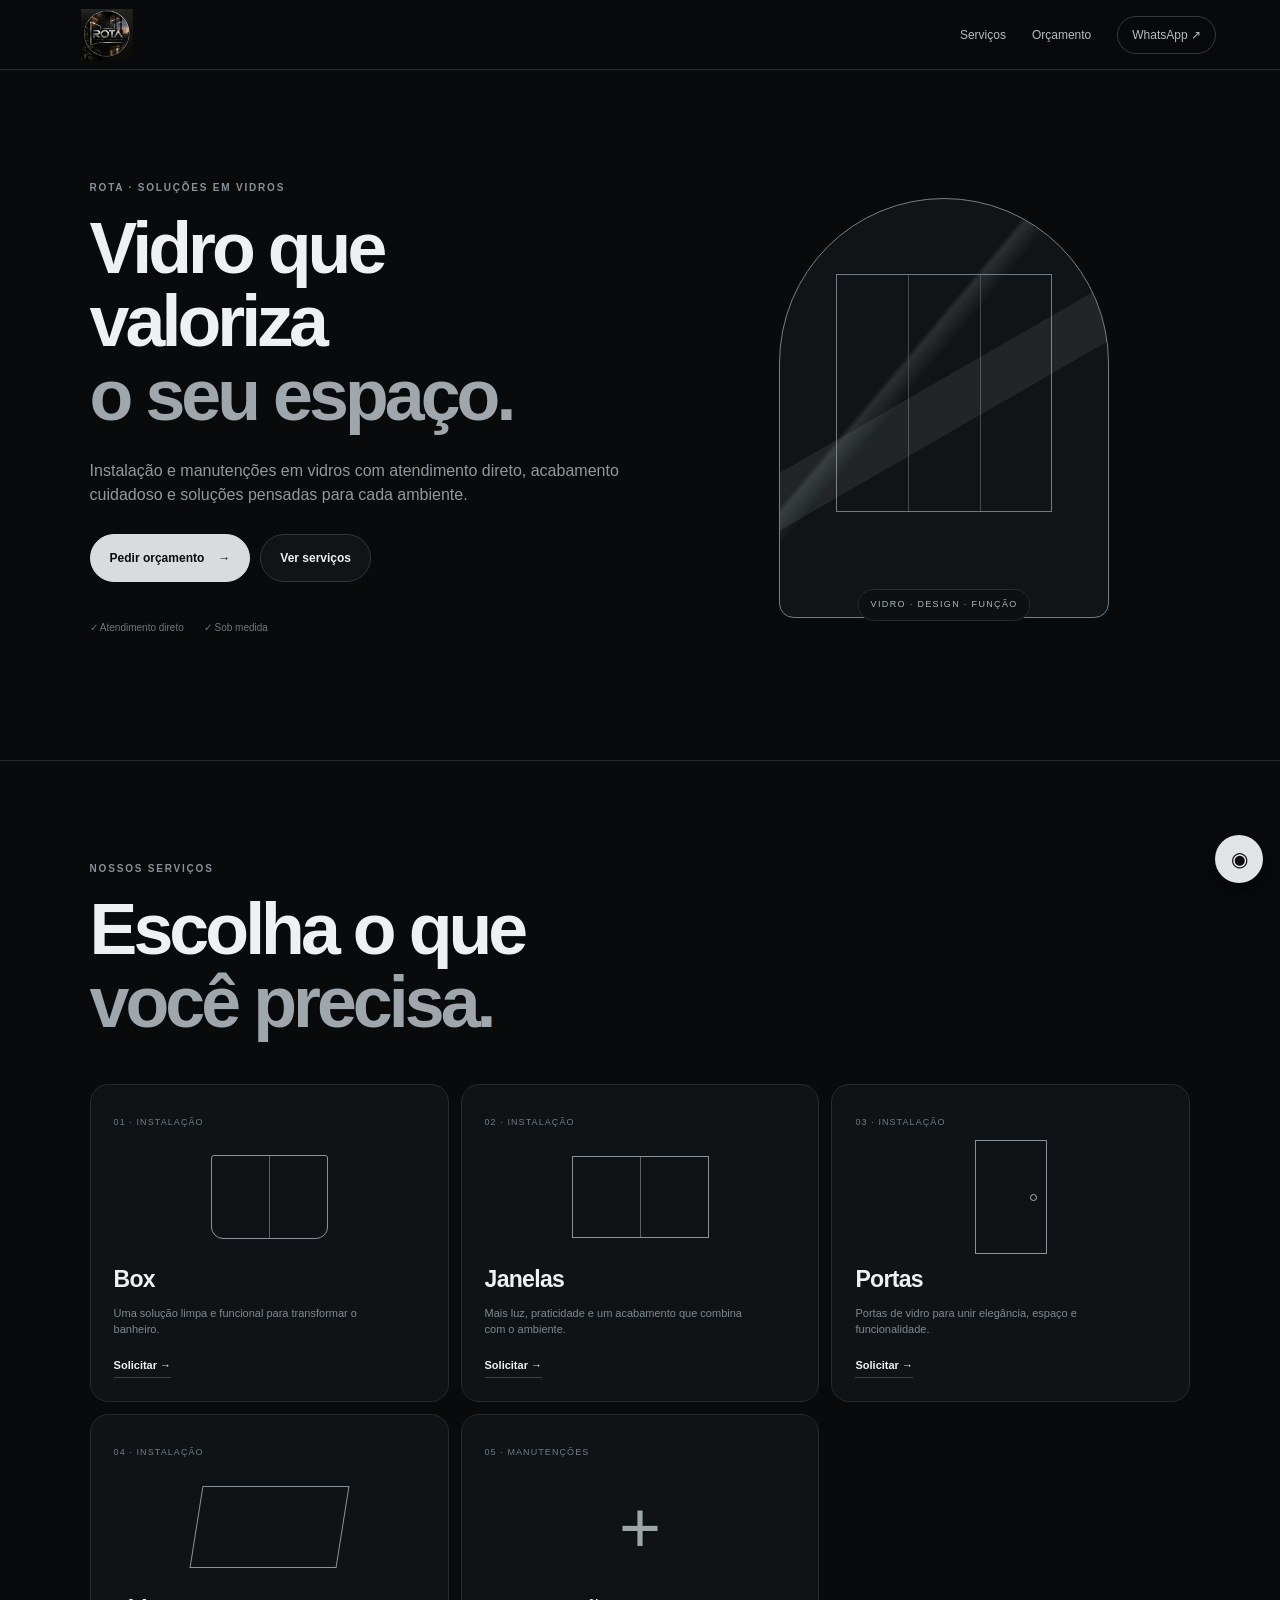
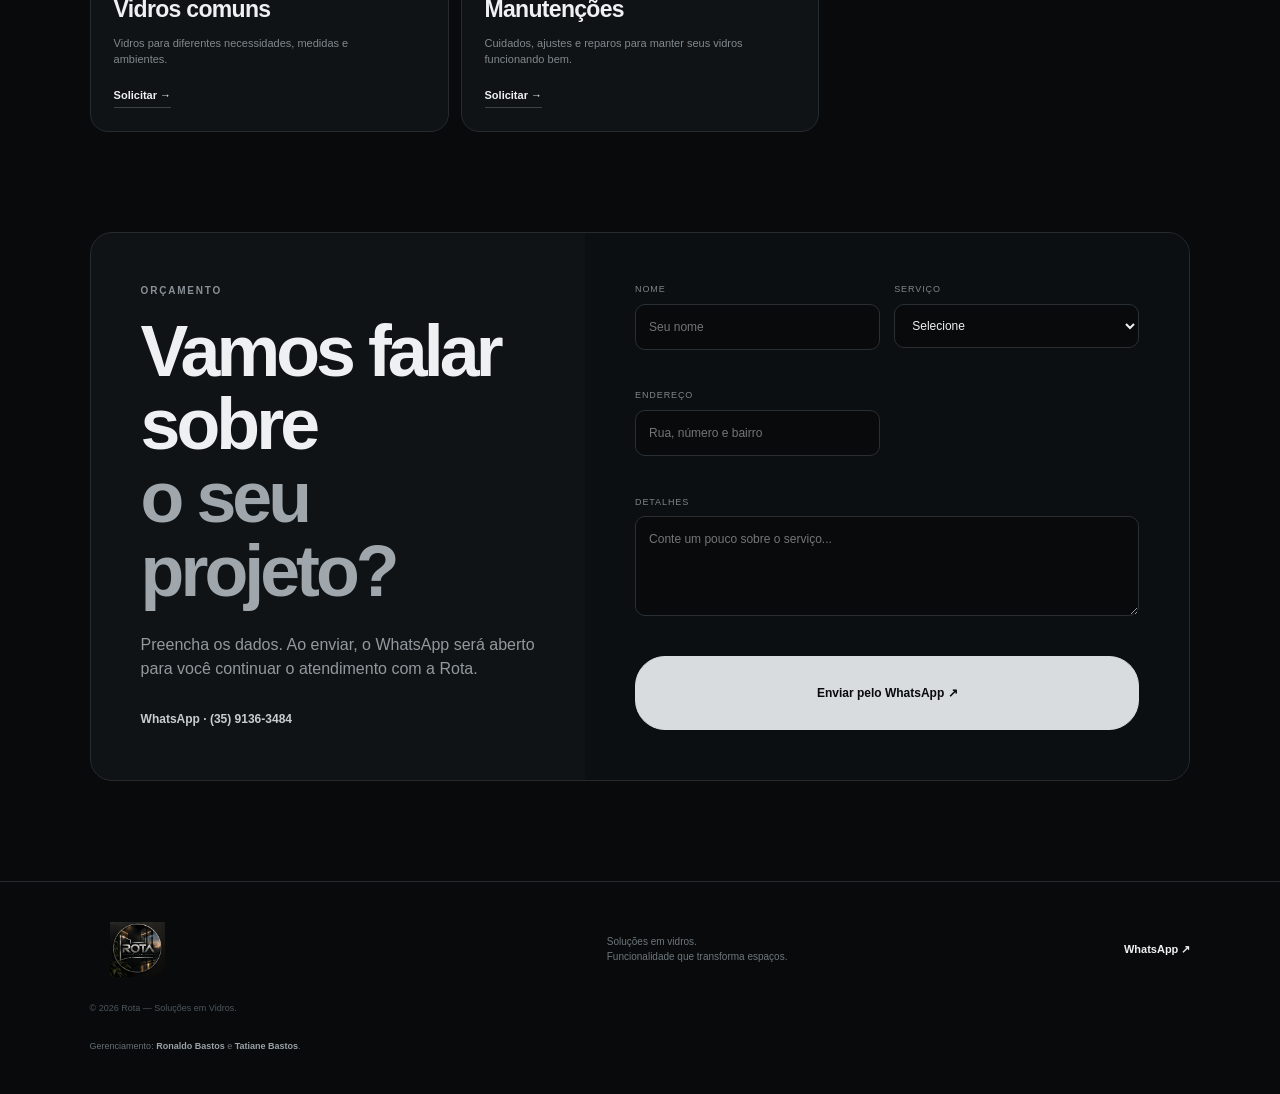
<file: index.html>
<!doctype html>
<html lang="pt-BR">
<head>
<meta charset="utf-8">
<meta name="viewport" content="width=device-width,initial-scale=1">
<meta name="theme-color" content="#090b0d">
<meta name="description" content="Rota — Soluções em Vidros. Instalação e manutenções em vidros.">
<title>Rota | Soluções em Vidros</title>
<link rel="icon" type="image/webp" href="assets/logo-rota.webp">
<link rel="stylesheet" href="style.css">
</head>
<body>
<header class="header">
  <a class="logo" href="#inicio"><img src="assets/logo-rota.webp" alt="Rota — Soluções em Vidros"></a>
  <button class="menu" aria-label="Abrir menu" aria-expanded="false"><i></i><i></i><i></i></button>
  <nav>
    <a href="#servicos">Serviços</a>
    <a href="#orcamento">Orçamento</a>
    <a class="nav-btn" href="https://wa.me/553591363484?text=Ol%C3%A1%2C%20vim%20pelo%20site%20da%20Rota%20e%20quero%20um%20or%C3%A7amento." target="_blank" rel="noopener">WhatsApp ↗</a>
  </nav>
</header>

<main id="inicio">
<section class="hero">
  <div class="hero-text">
    <p class="label">ROTA · SOLUÇÕES EM VIDROS</p>
    <h1>Vidro que valoriza<br><span>o seu espaço.</span></h1>
    <p class="intro">Instalação e manutenções em vidros com atendimento direto, acabamento cuidadoso e soluções pensadas para cada ambiente.</p>
    <div class="actions">
      <a class="btn primary" href="#orcamento">Pedir orçamento <b>→</b></a>
      <a class="btn" href="#servicos">Ver serviços</a>
    </div>
    <div class="quick">
      <span>✓ Atendimento direto</span><span>✓ Sob medida</span>
    </div>
  </div>

  <div class="hero-visual" aria-hidden="true">
    <div class="glass-shape">
      <div class="window"><i></i><i></i><i></i></div>
      <div class="reflection"></div>
    </div>
    <div class="tag">VIDRO · DESIGN · FUNÇÃO</div>
  </div>
</section>

<section class="services" id="servicos">
  <div class="heading">
    <p class="label">NOSSOS SERVIÇOS</p>
    <h2>Escolha o que<br><span>você precisa.</span></h2>
  </div>

  <div class="cards">
    <article class="card">
      <small>01 · INSTALAÇÃO</small><div class="icon box"></div>
      <h3>Box</h3><p>Uma solução limpa e funcional para transformar o banheiro.</p>
      <a href="#orcamento" data-service="Box">Solicitar →</a>
    </article>
    <article class="card">
      <small>02 · INSTALAÇÃO</small><div class="icon window-icon"></div>
      <h3>Janelas</h3><p>Mais luz, praticidade e um acabamento que combina com o ambiente.</p>
      <a href="#orcamento" data-service="Janelas">Solicitar →</a>
    </article>
    <article class="card">
      <small>03 · INSTALAÇÃO</small><div class="icon door"></div>
      <h3>Portas</h3><p>Portas de vidro para unir elegância, espaço e funcionalidade.</p>
      <a href="#orcamento" data-service="Portas">Solicitar →</a>
    </article>
    <article class="card">
      <small>04 · INSTALAÇÃO</small><div class="icon common"></div>
      <h3>Vidros comuns</h3><p>Vidros para diferentes necessidades, medidas e ambientes.</p>
      <a href="#orcamento" data-service="Vidros comuns">Solicitar →</a>
    </article>
    <article class="card maintenance">
      <small>05 · MANUTENÇÕES</small><div class="icon plus">+</div>
      <h3>Manutenções</h3><p>Cuidados, ajustes e reparos para manter seus vidros funcionando bem.</p>
      <a href="#orcamento" data-service="Manutenções">Solicitar →</a>
    </article>
  </div>
</section>

<section class="budget" id="orcamento">
  <div class="budget-copy">
    <p class="label">ORÇAMENTO</p>
    <h2>Vamos falar sobre<br><span>o seu projeto?</span></h2>
    <p>Preencha os dados. Ao enviar, o WhatsApp será aberto para você continuar o atendimento com a Rota.</p>
    <strong class="phone">WhatsApp · (35) 9136-3484</strong>
  </div>

  <form id="form">
    <label>Nome<input name="nome" required placeholder="Seu nome"></label>
    <label>Serviço<select name="servico" required>
      <option value="">Selecione</option>
      <option>Box</option><option>Janelas</option><option>Portas</option>
      <option>Vidros comuns</option><option>Manutenções</option><option>Outro</option>
    </select></label>
    <label>Endereço<input name="endereco" required placeholder="Rua, número e bairro"></label>
    <label class="full">Detalhes<textarea name="mensagem" rows="4" placeholder="Conte um pouco sobre o serviço..."></textarea></label>
    <button class="btn primary full" type="submit">Enviar pelo WhatsApp ↗</button>
  </form>
</section>
</main>

<footer>
  <img src="assets/logo-rota.webp" alt="Rota">
  <p>Soluções em vidros.<br>Funcionalidade que transforma espaços.</p>
  <a href="https://wa.me/553591363484?text=Ol%C3%A1%2C%20vim%20pelo%20site%20da%20Rota." target="_blank" rel="noopener">WhatsApp ↗</a>
  <small>© 2026 Rota — Soluções em Vidros.</small>
  <small class="credits">Gerenciamento: <strong>Ronaldo Bastos</strong> e <strong>Tatiane Bastos</strong>.</small>
</footer>

<a class="float-whats" href="https://wa.me/553591363484?text=Ol%C3%A1%2C%20vim%20pelo%20site%20da%20Rota%20e%20quero%20um%20or%C3%A7amento." target="_blank" rel="noopener" aria-label="WhatsApp">◉</a>
<script src="script.js"></script>
</body>
</html>
</file>
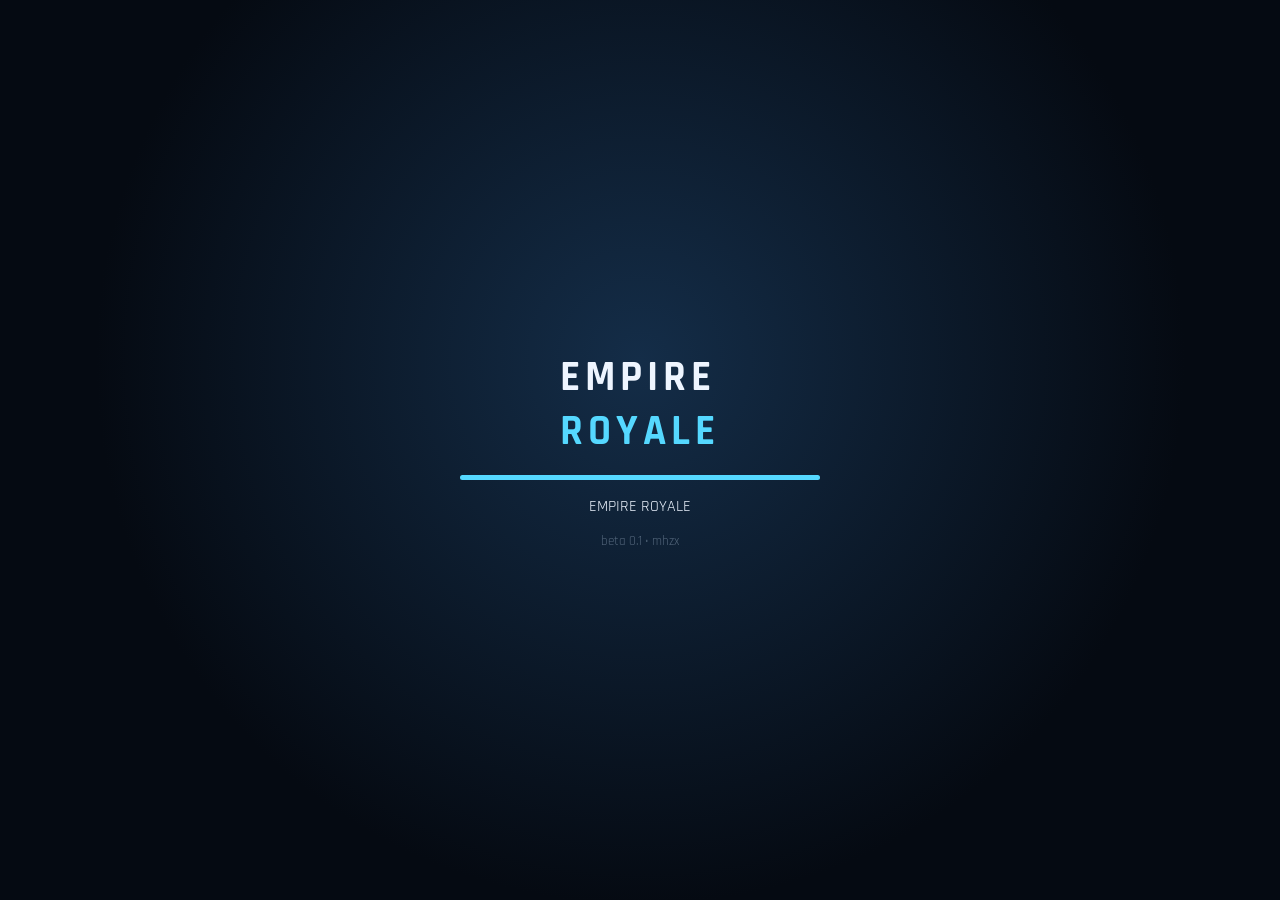
<file: empire-royale/index.html>
<!doctype html><html lang="pt-BR"><head><meta charset="utf-8"><meta name="viewport" content="width=device-width,initial-scale=1,maximum-scale=1,user-scalable=no,viewport-fit=cover"><meta name="theme-color" content="#07111f"><title>Empire Royale — Beta 0.1</title><link rel="preconnect" href="https://fonts.googleapis.com"><link rel="preconnect" href="https://fonts.gstatic.com" crossorigin><link href="https://fonts.googleapis.com/css2?family=Rajdhani:wght@500;600;700&display=swap" rel="stylesheet"><link rel="stylesheet" href="./style.css"></head><body>
<div id="loading"><div class="load-logo">EMPIRE <span>ROYALE</span></div><div class="load-bar"><i id="loadFill"></i></div><div id="loadText">INICIALIZANDO...</div><small>beta 0.1 • mhzx</small></div>
<main id="app" class="hidden"><section id="lobby" class="screen active"><header class="topbar"><div class="brand">EMPIRE <b>ROYALE</b><small>BETA 0.1</small></div><div class="wallet"><span>💎 <b id="diamonds">999999</b></span><span>🪙 <b id="coins">999999</b></span></div></header><div class="hero"><div class="hero-copy"><p class="eyebrow">RANKED • SOLO</p><h1>DOMINE O<br><strong>CAMPO.</strong></h1><p>Sobreviva, saqueie e suba de patente.</p><button class="primary" id="playBtn">JOGAR RANQUEADO <span>▶</span></button></div><div class="hero-char"><div class="char-glow"></div><div class="avatar avatar-lobby">◆</div><div class="char-name" id="lobbyChar">VANGUARD</div></div></div><nav class="bottomnav"><button class="nav active" data-screen="lobby">⌂<small>Lobby</small></button><button class="nav" data-screen="characters">◈<small>Heróis</small></button><button class="nav" data-screen="shop">◆<small>Loja</small></button><button class="nav" data-screen="rank">♛<small>Rank</small></button><button class="nav" data-screen="settings">⚙<small>Opções</small></button></nav></section>
<section id="characters" class="screen"><div class="panel-head"><button class="back">‹</button><h2>HERÓIS</h2><span></span></div><div id="heroGrid" class="card-grid"></div></section>
<section id="shop" class="screen"><div class="panel-head"><button class="back">‹</button><h2>LOJA</h2><span></span></div><div class="shop-tabs"><button class="active">SKINS</button><button>ARMAS</button><button>EMOTES</button></div><div id="shopGrid" class="card-grid"></div></section>
<section id="rank" class="screen"><div class="panel-head"><button class="back">‹</button><h2>RANQUEADO</h2><span></span></div><div class="rank-card"><div class="rank-badge">IV</div><div><p>PRATA IV</p><h3 id="rankPts">1.240 RP</h3><div class="rankbar"><i id="rankBar"></i></div><small>760 RP para PRATA III</small></div></div><div class="stats"><div><b id="games">12</b><small>PARTIDAS</small></div><div><b id="wins">3</b><small>VITÓRIAS</small></div><div><b id="kills">27</b><small>ABATES</small></div></div><h3 class="section-title">PATENTES</h3><div class="ranks"><span>BRONZE</span><span class="current">PRATA</span><span>OURO</span><span>PLATINA</span><span>DIAMANTE</span><span>EMPIRE</span></div></section>
<section id="settings" class="screen"><div class="panel-head"><button class="back">‹</button><h2>OPÇÕES</h2><span></span></div><div class="settings"><label>QUALIDADE GRÁFICA<select id="quality"><option value="low">Baixo — desempenho</option><option value="medium" selected>Médio — recomendado</option><option value="high">Alto — visual</option></select></label><label>FPS<select id="fps"><option>30</option><option selected>60</option></select></label><label>MÚSICA <input id="music" type="checkbox" checked><span class="toggle"></span></label><label>EFEITOS <input id="sfx" type="checkbox" checked><span class="toggle"></span></label><button class="secondary" id="reset">RESTAURAR CONFIGURAÇÕES</button></div><p class="credit">Empire Royale © 2026<br>Conceito e crédito: <b>mhzx</b></p></section></main>
<div id="game" class="hidden"><canvas id="canvas"></canvas><div class="game-top"><div><b>⚡ <span id="alive">20</span></b><small>VIVOS</small></div><div class="zone"><span id="zoneTimer">01:30</span><small>ZONA</small></div><div><b>♛ <span id="score">0</span></b><small>RP</small></div></div><div id="feed"></div><div id="damage"></div><div class="crosshair"></div><div class="joystick" id="joy"><i></i></div><div class="look"></div><div class="actions"><button id="fire">●</button><button id="reload">↻</button><button id="skill">✦</button><button id="heal">＋</button></div><div class="weapon"><b id="weaponName">RAVEN AR</b><span id="ammo">30 / 120</span></div><button id="leave">×</button></div>
<div id="result" class="modal hidden"><div class="result-card"><small>PARTIDA FINALIZADA</small><h1 id="resultTitle">BOA PARTIDA</h1><div class="result-stats"><span><b id="place">#4</b>COLOCAÇÃO</span><span><b id="resultKills">5</b>ABATES</span><span><b id="resultRp">+38</b>RP</span></div><button class="primary" id="again">JOGAR NOVAMENTE</button><button class="secondary" id="toLobby">VOLTAR AO LOBBY</button></div></div><script src="./game.js"></script></body></html>
</file>
<file: style.css>
:root{--bg:#080a0c;--panel:#101316;--line:#262b2f;--text:#eef0f1;--muted:#92999e;--silver:#cdd2d5}
*{box-sizing:border-box}html{scroll-behavior:smooth}body{margin:0;background:var(--bg);color:var(--text);font-family:Arial,Helvetica,sans-serif;line-height:1.5}a{color:inherit;text-decoration:none}.header{height:70px;position:fixed;top:0;left:0;right:0;z-index:10;display:flex;align-items:center;justify-content:space-between;padding:8px 5vw;background:rgba(8,10,12,.94);border-bottom:1px solid var(--line)}.logo img{width:86px;height:52px;display:block;object-fit:contain}.header nav{display:flex;gap:26px;align-items:center;font-size:12px;color:#b7bdc1}.header nav a:hover{color:#fff}.nav-btn{border:1px solid #343a3e;padding:9px 14px;border-radius:30px}.menu{display:none;background:0;border:0}.menu i{display:block;width:23px;height:2px;background:#ddd;margin:5px}
.hero{min-height:760px;padding:145px 7vw 90px;display:grid;grid-template-columns:1.05fr .95fr;align-items:center;gap:5vw}.label{font-size:10px;letter-spacing:.18em;font-weight:bold;color:#899197;margin:0 0 17px}.hero h1,.heading h2,.about-text h2,.budget h2{font-size:clamp(42px,5.6vw,76px);line-height:1.02;letter-spacing:-.055em;margin:0}.hero h1 span,.heading h2 span,.about-text h2 span,.budget h2 span{color:#9fa7ac}.intro{max-width:580px;color:var(--muted);font-size:16px;margin:27px 0}.actions{display:flex;gap:10px;flex-wrap:wrap}.btn{min-height:48px;padding:0 19px;border:1px solid #30363a;border-radius:30px;display:inline-flex;align-items:center;justify-content:center;gap:14px;font-size:12px;font-weight:bold;background:#111417;cursor:pointer}.btn.primary{background:#d8dcde;color:#080a0c;border-color:#d8dcde}.btn:hover{transform:translateY(-2px)}.quick{display:flex;gap:20px;margin-top:38px;color:#6f787d;font-size:10px;flex-wrap:wrap}
.hero-visual{height:500px;display:grid;place-items:center;position:relative}.glass-shape{width:min(330px,65vw);height:420px;border:1px solid #777f84;border-radius:180px 180px 16px 16px;position:relative;overflow:hidden;background:#101417}.glass-shape:before{content:"";position:absolute;inset:0;background:linear-gradient(130deg,transparent 38%,rgba(220,225,228,.13) 39%,transparent 43%)}.window{position:absolute;left:17%;right:17%;top:18%;height:57%;border:1px solid #737c81;display:flex}.window i{display:block;flex:1;border-right:1px solid #444b50}.window i:last-child{border:0}.reflection{position:absolute;width:130%;height:50px;background:rgba(230,235,237,.08);transform:rotate(-30deg);left:-20%;top:46%}.tag{position:absolute;bottom:37px;left:50%;transform:translateX(-50%);white-space:nowrap;border:1px solid var(--line);background:#0d1012;padding:8px 12px;border-radius:30px;font-size:9px;letter-spacing:.15em;color:#adb4b8}
.services{padding:100px 7vw;border-top:1px solid var(--line)}.heading{margin-bottom:45px}.cards{display:grid;grid-template-columns:repeat(3,1fr);gap:12px}.card{min-height:310px;background:var(--panel);border:1px solid var(--line);border-radius:18px;padding:23px;transition:transform .2s,border-color .2s}.card:hover{transform:translateY(-4px);border-color:#454c50}.card small{font-size:9px;letter-spacing:.12em;color:#737c81}.icon{height:120px;margin:5px 0;position:relative;display:grid;place-items:center}.box:before{content:"";width:115px;height:82px;border:1px solid #8b9398;border-radius:3px 3px 12px 12px}.box:after{content:"";position:absolute;width:1px;height:82px;background:#596166}.window-icon:before{content:"";width:135px;height:80px;border:1px solid #8b9398}.window-icon:after{content:"";width:1px;height:80px;background:#596166;position:absolute}.door:before{content:"";width:70px;height:112px;border:1px solid #8b9398}.door:after{content:"";position:absolute;width:5px;height:5px;border:1px solid #aeb4b7;border-radius:50%;margin-left:45px}.common:before{content:"";width:145px;height:80px;border:1px solid #8b9398;transform:skewX(-9deg)}.plus{font-size:72px;color:#9ea6aa;font-weight:200}.card h3{font-size:23px;margin:0 0 8px;letter-spacing:-.03em}.card p{font-size:11px;color:#80898e;max-width:280px;margin:0}.card a{display:inline-block;margin-top:19px;font-size:11px;font-weight:bold;border-bottom:1px solid #3b4246;padding-bottom:4px}
.about{padding:100px 7vw;display:grid;grid-template-columns:1fr 1fr;gap:8vw;align-items:center;border-top:1px solid var(--line)}.about-image{height:500px;border:1px solid #42494d;border-radius:20px;background:#0e1114;display:grid;place-items:center;overflow:hidden}.door-drawing{width:60%;height:75%;border:1px solid #7e878c;position:relative}.door-drawing:before,.door-drawing:after{content:"";position:absolute;top:0;bottom:0;width:1px;background:#444b50}.door-drawing:before{left:33%}.door-drawing:after{right:33%}.door-drawing span{position:absolute;left:8%;right:8%;height:1px;background:#353c40;top:20%}.door-drawing span+span{top:65%}.about-text>p:not(.label),.budget-copy>p:not(.label){color:var(--muted);max-width:540px;margin:25px 0}.points{border-top:1px solid var(--line);margin-top:35px}.points div{display:flex;gap:18px;padding:16px 0;border-bottom:1px solid var(--line);font-size:11px;color:#7f888d}.points b{font-size:9px;color:#687176}.points strong{display:block;color:#d9dddf;margin-bottom:3px}
.budget{margin:0 7vw 100px;border:1px solid var(--line);border-radius:22px;display:grid;grid-template-columns:.9fr 1.1fr;background:var(--panel);overflow:hidden}.budget-copy{padding:50px}.phone{font-size:12px;color:#c7cdd0}.budget form{padding:50px;display:grid;grid-template-columns:1fr 1fr;gap:14px;background:#0c0f11}label{font-size:9px;text-transform:uppercase;letter-spacing:.1em;color:#7d858a}input,select,textarea{display:block;width:100%;margin-top:7px;background:#080a0c;border:1px solid #292f33;border-radius:10px;padding:13px;color:#eef0f1;font:inherit;font-size:12px;outline:0}textarea{resize:vertical}.full{grid-column:1/-1}.budget .btn{width:100%}
footer{border-top:1px solid var(--line);padding:40px 7vw;display:grid;grid-template-columns:1fr 1fr auto;align-items:center;gap:25px}footer img{width:95px;height:55px;object-fit:contain}footer p{font-size:10px;color:#6e777c}footer>a{font-size:11px;font-weight:bold}footer small{grid-column:1/-1;color:#4e565b;font-size:9px}.float-whats{position:fixed;right:17px;bottom:17px;width:48px;height:48px;border-radius:50%;display:grid;place-items:center;background:#e1e4e5;color:#080a0c;box-shadow:0 8px 25px #0008;font-size:20px;z-index:20}
@media(max-width:850px){.header{padding:8px 20px}.menu{display:block}.header nav{position:absolute;top:69px;left:12px;right:12px;display:none;flex-direction:column;align-items:stretch;padding:8px;background:#0b0d0f;border:1px solid var(--line);border-radius:14px;gap:2px}.header nav.open{display:flex}.header nav a{padding:12px}.nav-btn{text-align:center}.hero{grid-template-columns:1fr;padding:115px 22px 60px;min-height:auto}.hero-visual{height:390px}.glass-shape{width:245px;height:320px}.services,.about{padding:75px 22px}.cards{grid-template-columns:1fr 1fr}.about{grid-template-columns:1fr;gap:40px}.about-image{height:380px}.budget{margin:0 22px 75px;grid-template-columns:1fr}.budget-copy,.budget form{padding:30px 22px}.footer{padding:35px 22px}}
@media(max-width:520px){.hero h1,.heading h2,.about-text h2,.budget h2{font-size:43px}.cards{grid-template-columns:1fr}.card{min-height:280px}.quick{gap:10px}.hero-visual{height:350px}.glass-shape{width:220px;height:290px}.about-image{height:320px}.budget form{grid-template-columns:1fr}.full{grid-column:auto}footer{grid-template-columns:1fr;padding:32px 22px}footer small{grid-column:auto}.float-whats{width:46px;height:46px}}

.credits{grid-column:1/-1;color:#666f74!important}.credits strong{color:#9aa2a6;font-weight:600}
</file>
<file: empire-royale/style.css>
*{box-sizing:border-box}html,body{margin:0;width:100%;height:100%;overflow:hidden;background:#050b14;color:#eef5ff;font-family:Rajdhani,system-ui,sans-serif}button,select{font:inherit}button{border:0;color:inherit}.hidden{display:none!important}#loading{position:fixed;inset:0;display:grid;place-items:center;align-content:center;gap:16px;background:radial-gradient(circle at 50% 40%,#142d48,#050a12 65%);z-index:20}.load-logo{font-size:42px;font-weight:700;letter-spacing:5px}.load-logo span{display:block;color:#55d8ff}.load-bar{width:min(76vw,360px);height:5px;background:#1b2b3c;border-radius:9px;overflow:hidden}.load-bar i{display:block;width:0;height:100%;background:#55d8ff;box-shadow:0 0 18px #55d8ff}.load-text{font-size:12px;letter-spacing:2px;color:#8295aa}#loading small{color:#52657a}.screen{position:absolute;inset:0;max-width:900px;margin:auto;background:linear-gradient(#07111de8,#08101be8);overflow:auto}.screen:not(.active){display:none}.topbar{height:76px;padding:14px 18px;display:flex;justify-content:space-between;align-items:center;background:#07101bdd}.brand{font-size:23px;line-height:18px;letter-spacing:2px}.brand b{color:#55d8ff}.brand small{display:block;font-size:9px;letter-spacing:3px;color:#65788d}.wallet{display:flex;gap:9px}.wallet span{background:#111f2e;border:1px solid #23384b;border-radius:8px;padding:7px 9px;font-size:12px}.hero{height:calc(100% - 146px);min-height:480px;position:relative;display:flex;align-items:center;padding:40px 7%;overflow:hidden;background:radial-gradient(circle at 75% 42%,#174467 0,#0b1d2e 26%,transparent 55%)}.hero:after{content:"";position:absolute;inset:15% 0 0 45%;background:linear-gradient(135deg,transparent,#0a2639 50%,transparent);transform:skewX(-18deg);opacity:.55}.hero-copy{z-index:2}.eyebrow{color:#55d8ff;letter-spacing:4px;font-weight:700}.hero h1{font-size:clamp(44px,9vw,88px);line-height:.8;margin:20px 0;font-weight:700;letter-spacing:-2px}.hero h1 strong{color:#55d8ff}.hero-copy>p:not(.eyebrow){color:#91a4b7;font-size:16px}.primary{margin-top:25px;background:#55d8ff;color:#04111a;font-weight:700;padding:15px 22px;border-radius:7px;letter-spacing:1px;box-shadow:0 8px 25px #55d8ff22}.secondary{background:#122130;border:1px solid #294257;padding:12px 18px;border-radius:7px}.hero-char{position:absolute;right:8%;bottom:10%;width:42%;height:75%;display:grid;place-items:center;z-index:1}.avatar{width:190px;height:270px;clip-path:polygon(50% 0,73% 8%,91% 34%,80% 58%,91% 100%,9% 100%,20% 58%,9% 34%,27% 8%);background:linear-gradient(145deg,#6be2ff,#173a59 42%,#09121d);display:grid;place-items:center;font-size:70px;color:#d9f7ff;box-shadow:0 0 80px #1eb8e555}.char-name{position:absolute;bottom:0;letter-spacing:3px;color:#8edfff}.bottomnav{position:absolute;bottom:0;left:0;right:0;height:70px;background:#07101df5;border-top:1px solid #203447;display:flex;justify-content:space-around}.nav{background:transparent;color:#6f8498;font-size:22px;min-width:65px}.nav.active{color:#55d8ff}.nav small{display:block;font-size:10px;letter-spacing:1px}.panel-head{height:76px;display:flex;align-items:center;justify-content:space-between;padding:0 18px}.panel-head h2{letter-spacing:4px}.back{background:#112131;border:1px solid #284257;border-radius:8px;width:42px;height:42px;font-size:30px}.card-grid{display:grid;grid-template-columns:repeat(2,1fr);gap:12px;padding:12px 16px 90px}.card{background:#0c1926;border:1px solid #21394e;border-radius:10px;padding:15px;min-height:160px}.card .mini-avatar{height:90px;background:linear-gradient(145deg,#2a6582,#0a1622);border-radius:7px;display:grid;place-items:center;font-size:38px}.card h3{margin:10px 0 2px}.card p,.card small{color:#8195a9}.card button{margin-top:10px;width:100%;padding:8px;background:#162b3c;border-radius:6px}.shop-tabs{display:flex;gap:5px;padding:0 16px}.shop-tabs button{padding:9px 14px;background:#0e1b28;color:#7990a5}.shop-tabs .active{color:#55d8ff;border-bottom:2px solid #55d8ff}.rank-card{margin:10px 16px;padding:22px;background:linear-gradient(120deg,#162d3e,#0b1723);border:1px solid #28465a;border-radius:12px;display:flex;gap:20px;align-items:center}.rank-badge{width:76px;height:76px;border:4px solid #c5d2dc;border-radius:50%;display:grid;place-items:center;font-size:27px}.rank-card p{margin:0;color:#8ca0b4}.rank-card h3{font-size:28px;margin:3px 0 9px}.rankbar{width:min(62vw,440px);height:7px;background:#253442;border-radius:10px}.rankbar i{display:block;width:64%;height:100%;background:#b8c7d3;border-radius:10px}.rank-card small{color:#6f8296}.stats{display:grid;grid-template-columns:repeat(3,1fr);gap:8px;padding:10px 16px}.stats div{background:#0d1b28;padding:18px;text-align:center;border-radius:8px}.stats b{font-size:24px;display:block}.stats small{color:#6f8397}.section-title{padding:10px 16px}.ranks{display:grid;grid-template-columns:repeat(3,1fr);gap:8px;padding:0 16px 30px}.ranks span{padding:13px 5px;text-align:center;background:#101e2b;color:#71869a;border-radius:6px;font-size:12px}.ranks .current{color:#fff;border:1px solid #8eabbf}.settings{padding:0 18px;display:grid;gap:12px}.settings label{background:#0d1b28;border:1px solid #21394c;padding:15px;border-radius:8px;display:flex;align-items:center;justify-content:space-between;color:#a9b9c8}.settings select{background:#142638;color:#fff;border:0;padding:7px;border-radius:5px}.settings input{display:none}.toggle{width:42px;height:23px;border-radius:20px;background:#294052;position:relative}.toggle:after{content:"";position:absolute;width:17px;height:17px;top:3px;left:3px;background:#fff;border-radius:50%;transition:.2s}.settings input:checked+.toggle{background:#55d8ff}.settings input:checked+.toggle:after{left:22px;background:#06202b}.credit{text-align:center;color:#667d91;margin:35px}.credit b{color:#55d8ff}#game{position:fixed;inset:0;background:#07110e;touch-action:none}#canvas{position:absolute;inset:0;width:100%;height:100%;image-rendering:auto}.game-top{position:absolute;top:max(14px,env(safe-area-inset-top));left:12px;right:12px;display:flex;justify-content:space-between;pointer-events:none}.game-top div{background:#07131dcc;border:1px solid #294437;padding:7px 12px;border-radius:7px;min-width:60px;text-align:center}.game-top b{display:block}.game-top small{font-size:9px;color:#91a69b}.zone{border-color:#55d8ff!important}.zone span{color:#55d8ff}.actions{position:absolute;right:18px;bottom:45px;display:grid;grid-template-columns:60px 60px;gap:12px}.actions button{width:60px;height:60px;border-radius:50%;background:#10241ed9;border:1px solid #507066;color:#fff;font-size:25px}.actions #fire{width:84px;height:84px;grid-column:2;grid-row:1/3;background:#174438aa;border-color:#8ed3bd;font-size:35px}.joystick{position:absolute;left:25px;bottom:55px;width:125px;height:125px;border-radius:50%;background:#ffffff0c;border:1px solid #ffffff22}.joystick i{position:absolute;width:55px;height:55px;left:35px;top:35px;border-radius:50%;background:#ffffff16;border:1px solid #ffffff2e}.look{position:absolute;inset:20% 32% 25% 28%}.weapon{position:absolute;right:20px;bottom:15px;text-align:right}.weapon b{display:block;font-size:14px}.weapon span{color:#8ea69b}.crosshair{position:absolute;left:50%;top:50%;width:12px;height:12px;border:1px solid #fff;border-radius:50%;opacity:.65}.loot-hint{position:absolute;left:50%;bottom:24%;transform:translateX(-50%);background:#07151aee;padding:9px 15px;border-radius:6px;border:1px solid #55d8ff;color:#55d8ff}.feedline{margin:4px 0;text-shadow:0 1px 3px #000}.hit{animation:hit .18s}@keyframes hit{50%{background:#e22a1a33}}#leave{position:absolute;top:12px;right:92px;background:#07131dcc;border:1px solid #294437;border-radius:7px;width:35px;height:35px;font-size:20px}.modal{position:fixed;inset:0;background:#02080dcc;display:grid;place-items:center;z-index:15}.result-card{width:min(90vw,430px);background:#0b1724;border:1px solid #2b4b61;border-radius:14px;padding:28px;text-align:center}.result-card h1{font-size:42px;margin:10px 0 25px}.result-stats{display:grid;grid-template-columns:repeat(3,1fr);gap:6px;margin-bottom:20px}.result-stats span{background:#112131;padding:12px 5px;color:#7d91a3;font-size:10px}.result-stats b{display:block;font-size:21px;color:#fff}.result-card button{width:100%;margin-top:8px}@media(max-width:600px){.hero{padding:25px 7%}.hero h1{font-size:52px}.hero-char{right:-8%;opacity:.7}.hero-copy{max-width:65%}.avatar{width:140px;height:210px}}@media(min-width:700px){.card-grid{grid-template-columns:repeat(3,1fr)}}
</file>
